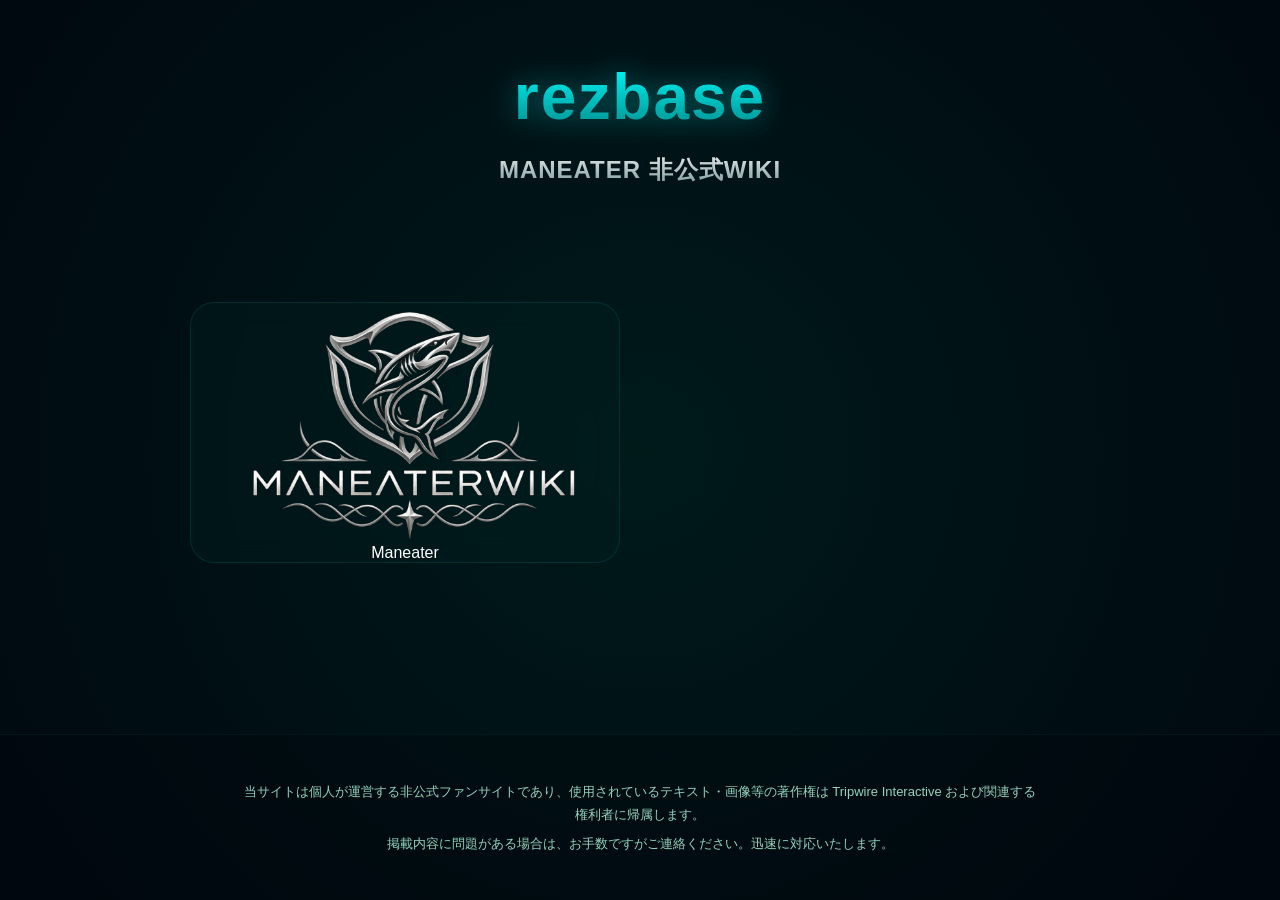
<file: index.html>
<!DOCTYPE html>
<html lang="ja">

<head>
    <meta charset="UTF-8">
    <meta name="viewport" content="width=device-width, initial-scale=1.0">
    <meta http-equiv="Content-Security-Policy" content="default-src 'self'; script-src 'self' https://unpkg.com https://cdn.jsdelivr.net; style-src 'self' 'unsafe-inline' https://unpkg.com https://fonts.googleapis.com; img-src 'self' data: blob: https:; font-src 'self' data: https://fonts.gstatic.com; connect-src 'self' https://ddieubjzcwfrwsleyrkk.supabase.co wss://ddieubjzcwfrwsleyrkk.supabase.co; object-src 'none'; base-uri 'self'; form-action 'self'">
    <title>rezbase</title>
    <link rel="icon" href="images/sameicon.png" type="image/png">
    <link rel="stylesheet" href="fonts.css">
    <link rel="stylesheet" href="style.css">
</head>

<body>
    <!--上部ロゴ-->
    <header class="home-header">
        <div class="home-logo-text">rezbase</div>
        <h1>Maneater 非公式Wiki</h1>
    </header>
    <!--各ゲームへのリンクエリア-->
    <main class="link-grid">
        <a href="maneater.html" class="game-card">
            <img src="images/sameicon.png" alt="Maneater">
            <div class="game-title">Maneater</div>
        </a>

    </main>

    <footer class="site-footer">
        <p>当サイトは個人が運営する非公式ファンサイトであり、使用されているテキスト・画像等の著作権は Tripwire Interactive および関連する権利者に帰属します。</p>
        <p>掲載内容に問題がある場合は、お手数ですがご連絡ください。迅速に対応いたします。</p>
    </footer>
</body>

</html>
</file>
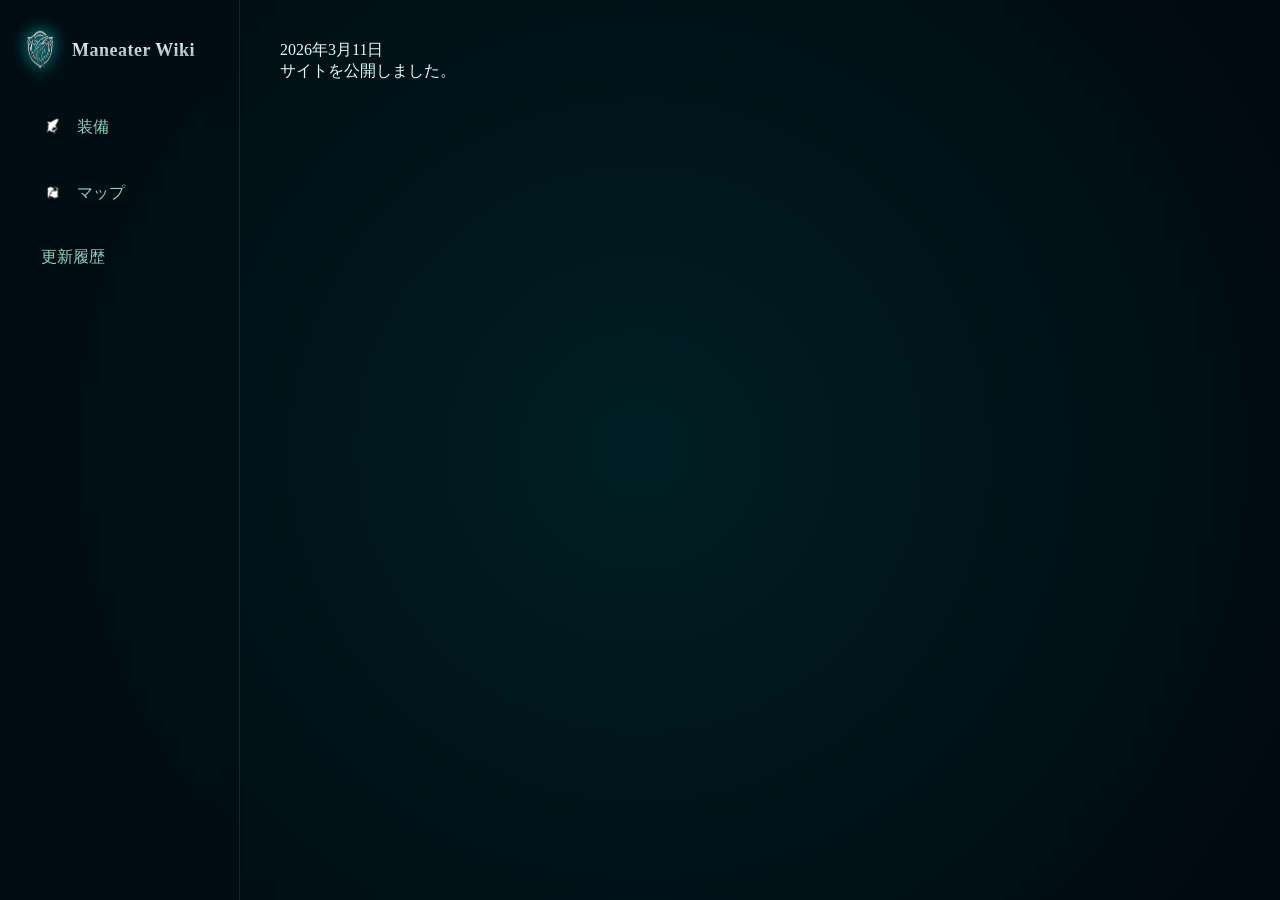
<file: history.html>
<!DOCTYPE html>
<html lang="ja">

<head>
    <meta charset="UTF-8">
    <meta name="viewport" content="width=device-width, initial-scale=1.0">
    <title>更新履歴</title>
    <link rel="stylesheet" href="equipment.css">
    <link rel="sameicontylesheet" href="history.css">
</head>

<body>
    <div class="layout">
        <aside class="sidebar">
            <a href="index.html" class="logo">
                <img src="images/minisameicon.png" alt="Maneater Wiki Logo">
                <span>Maneater Wiki</span>
            </a>
            <nav class="menu">
                <a href="maneater.html" class="menu-item">
                    <img src="images/進化1.png" alt="装備">
                    <span>装備</span>
                </a>
                <a href="map.html" class="menu-item">
                    <img src="images/map1.png" alt="マップ">
                    <span>マップ</span>
                </a>
                <a href="history.html" class="menu-item">
                    <span>更新履歴</span>
                </a>
            </nav>

        </aside>
        <main class="main">
            <div class="history-container">
                <div id="history-list">
                    <!-- JS will render history items here -->
                </div>
            </div>
        </main>
        </div>
    <script src="history.js" defer></script>
</body>

</html>
</file>
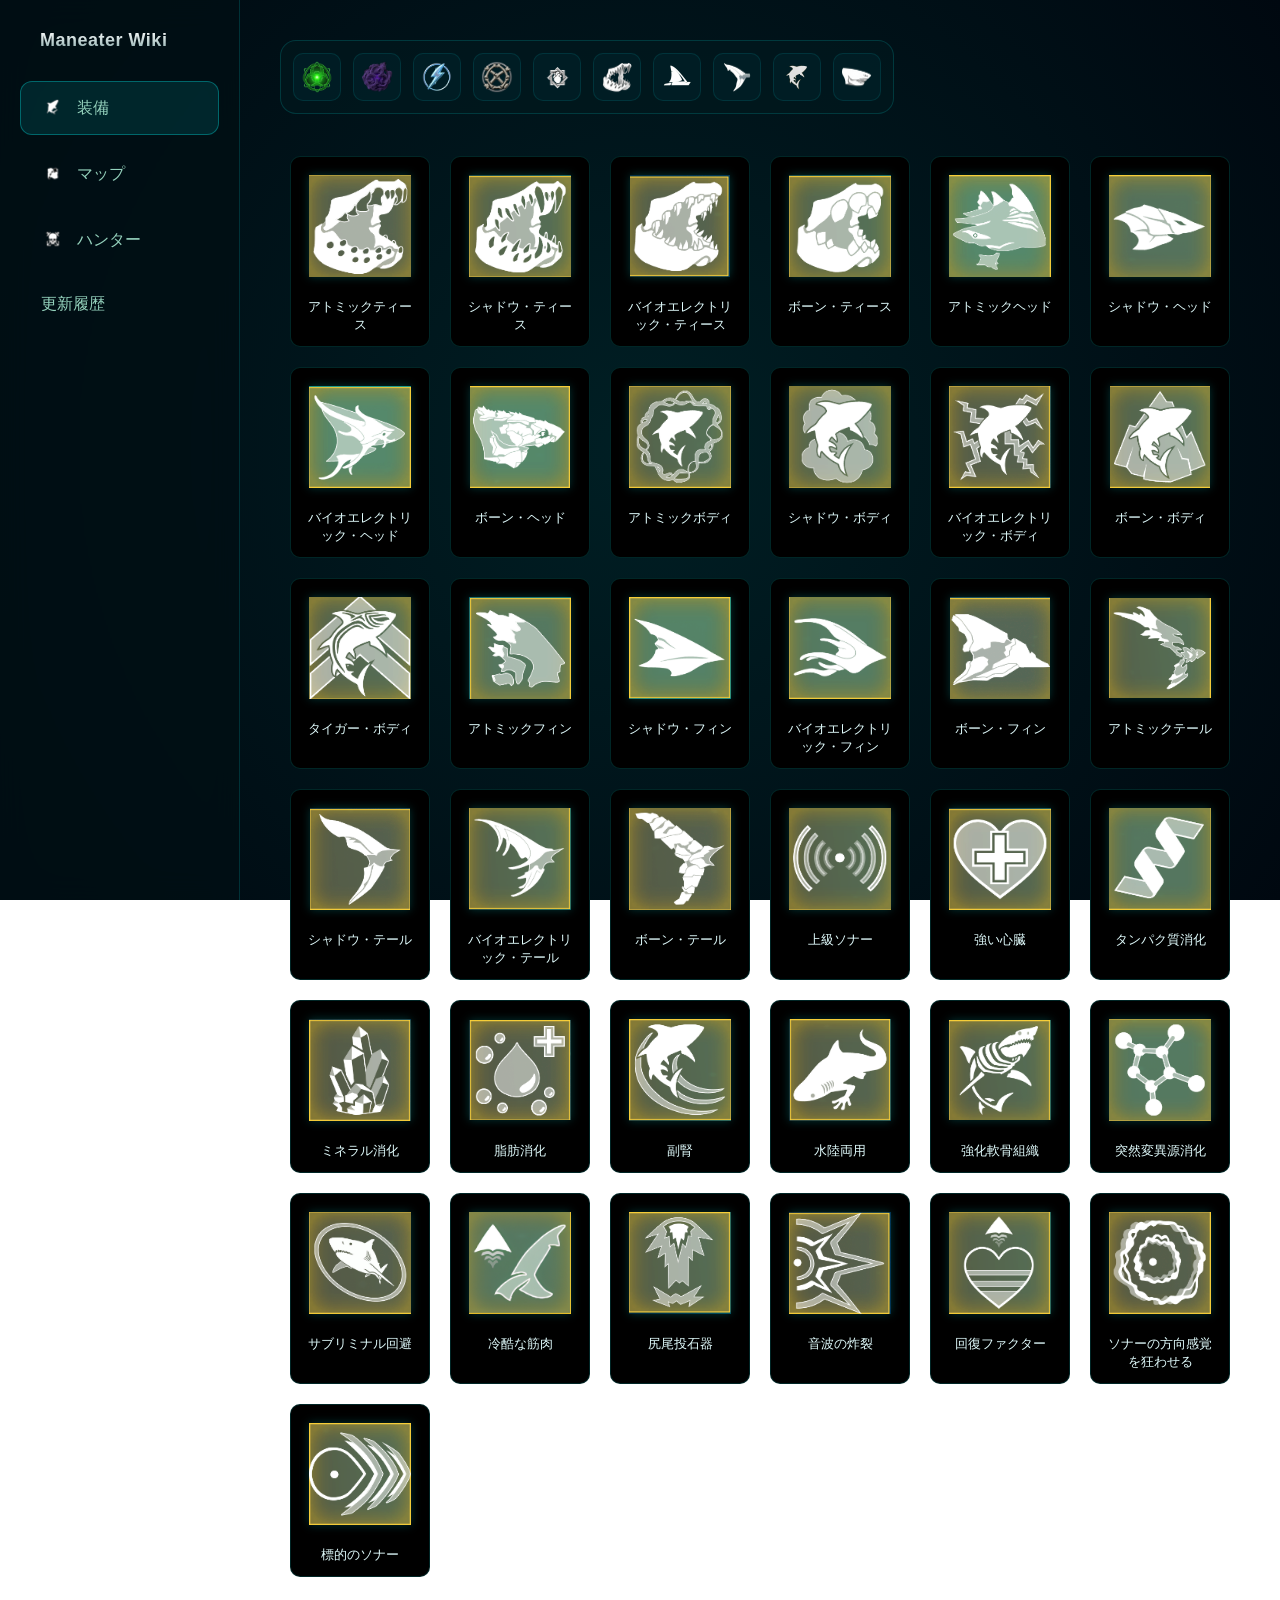
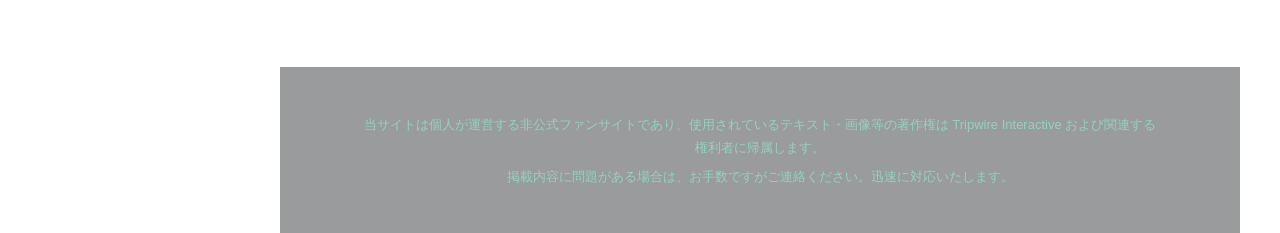
<file: maneater.html>
<!DOCTYPE html>
<html lang="ja">

<head>
    <meta charset="UTF-8">
    <meta name="viewport" content="width=device-width, initial-scale=1.0">
    <meta http-equiv="Content-Security-Policy" content="default-src 'self'; script-src 'self' https://unpkg.com https://cdn.jsdelivr.net; style-src 'self' 'unsafe-inline' https://unpkg.com https://fonts.googleapis.com; img-src 'self' data: blob: https:; font-src 'self' data: https://fonts.gstatic.com; connect-src 'self' https://ddieubjzcwfrwsleyrkk.supabase.co wss://ddieubjzcwfrwsleyrkk.supabase.co; object-src 'none'; base-uri 'self'; form-action 'self'">
    <title>Maneater 装備一覧</title>
    <link rel="stylesheet" href="fonts.css">
    <link rel="stylesheet" href="equipment/equipment.css">
</head>

<body data-site-root-prefix="." data-site-active-page="equipment">
    <div class="layout">
        <div data-site-shell="sidebar"></div>
        <!--メインコンテンツ-->
        <main class="main">
            <button id="main-sidebar-open" class="main-sidebar-toggle" title="メニューを開く">≡</button>
            <button id="main-sidebar-close" class="main-sidebar-close" title="メニューを閉じる">‹</button>
            <button id="equipment-filter-toggle" class="filter-toggle-btn" title="フィルター">
                <img src="images/minisameicon.png" alt="フィルター">
            </button>
            <div id="filter-popover" class="filter-popover hidden">
                <div id="filters">
                    <!--フィルターや検索ボタンを入れる所-->
                    <button class="filter-btn" data-filter="atomic" data-filter-type="element">
                        <img src="images/アトミック.png" alt="アトミック">
                    </button>
                    <button class="filter-btn" data-filter="shadow" data-filter-type="element">
                        <img src="images/シャドウ.png" alt="シャドウ">
                    </button>
                    <button class="filter-btn" data-filter="bioelectric" data-filter-type="element">
                        <img src="images/バイオエレクトリック.png" alt="バイオエレクトリック">
                    </button>
                    <button class="filter-btn" data-filter="bone" data-filter-type="element">
                        <img src="images/ボーン.png" alt="ボーン">
                    </button>
                    <button class="filter-btn" data-filter="organ" data-filter-type="slot">
                        <img src="images/内蔵.png" alt="内蔵">
                    </button>
                    <button class="filter-btn" data-filter="jaw" data-filter-type="slot">
                        <img src="images/あご.png" alt="あご">
                    </button>
                    <button class="filter-btn" data-filter="fin" data-filter-type="slot">
                        <img src="images/ひれ.png" alt="ひれ">
                    </button>
                    <button class="filter-btn" data-filter="tail" data-filter-type="slot">
                        <img src="images/しっぽ.png" alt="しっぽ">
                    </button>
                    <button class="filter-btn" data-filter="body" data-filter-type="slot">
                        <img src="images/からだ.png" alt="からだ">
                    </button>
                    <button class="filter-btn" data-filter="head" data-filter-type="slot">
                        <img src="images/あたま.png" alt="あたま">
                    </button>
                </div>
            </div>
            <div id="equipment-container" class="grid">
                <!-- equipment-data.js から一覧カードを生成 -->
            </div>
            <div data-site-shell="footer"></div>
        </main>
    </div>
    <script src="shared/site-shell.js"></script>
    <script src="equipment/equipment-data.js"></script>
    <script src="equipment/equipment-list.js"></script>
</body>






</html>
</file>
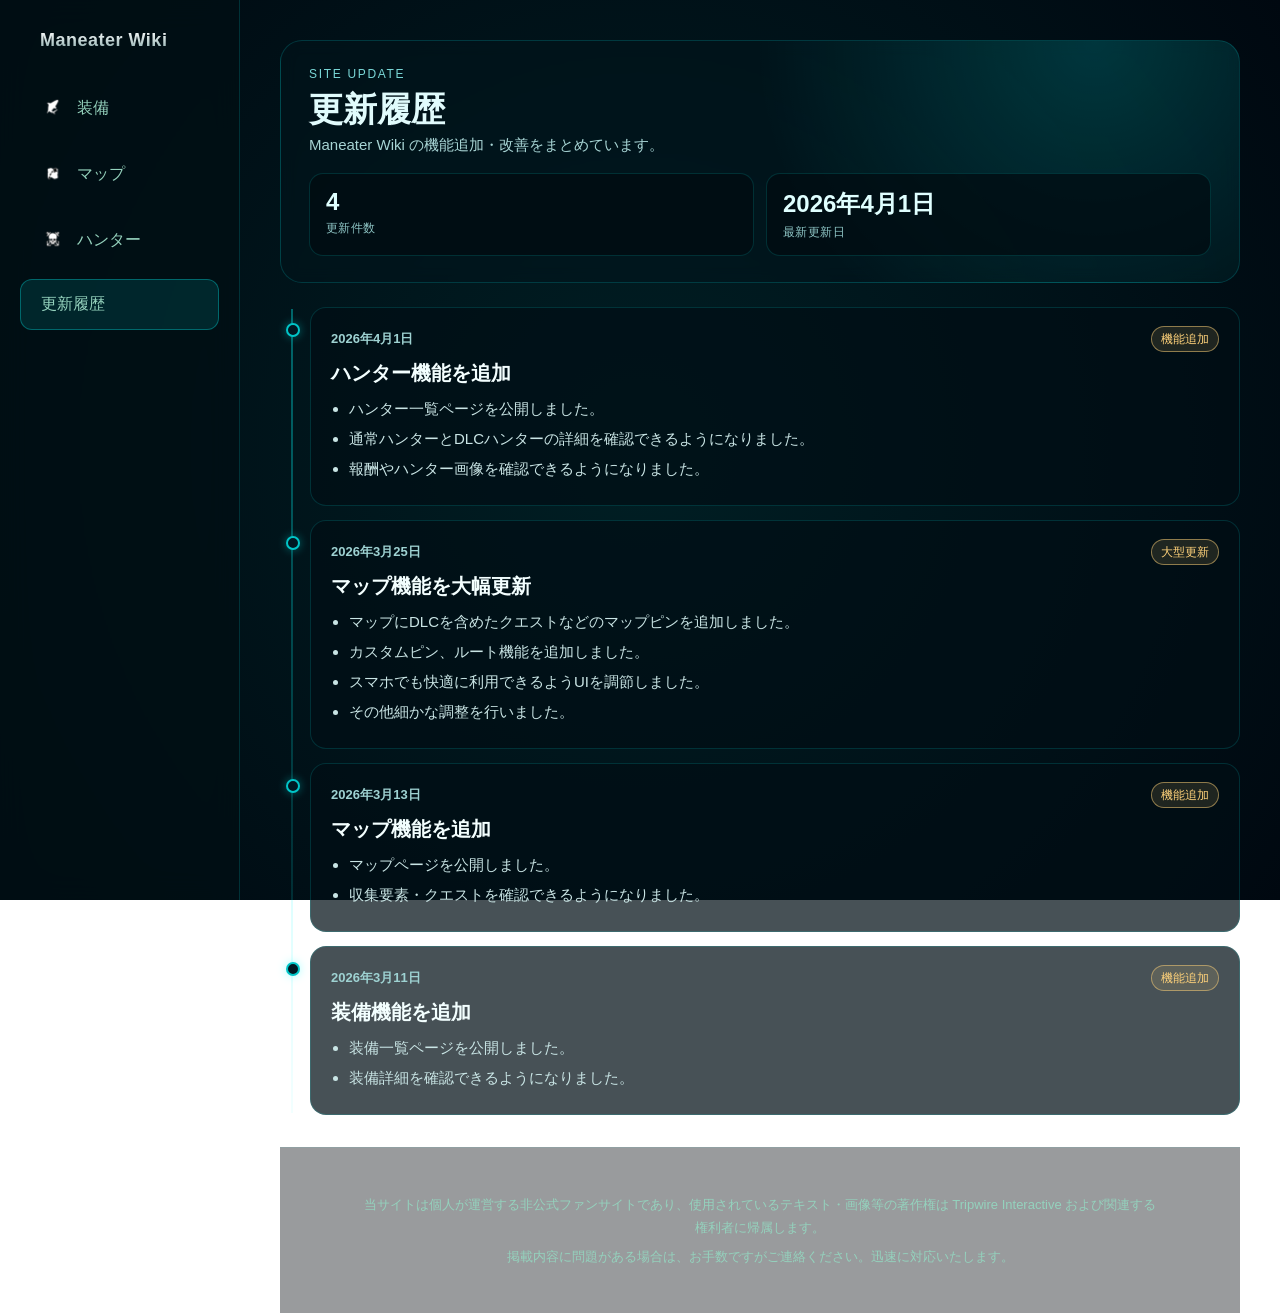
<file: history/history.html>
<!DOCTYPE html>
<html lang="ja">

<head>
    <meta charset="UTF-8">
    <meta name="viewport" content="width=device-width, initial-scale=1.0">
    <meta http-equiv="Content-Security-Policy" content="default-src 'self'; script-src 'self' https://unpkg.com https://cdn.jsdelivr.net; style-src 'self' 'unsafe-inline' https://unpkg.com https://fonts.googleapis.com; img-src 'self' data: blob: https:; font-src 'self' data: https://fonts.gstatic.com; connect-src 'self' https://ddieubjzcwfrwsleyrkk.supabase.co wss://ddieubjzcwfrwsleyrkk.supabase.co; object-src 'none'; base-uri 'self'; form-action 'self'">
    <title>更新履歴</title>
    <link rel="stylesheet" href="../fonts.css">
    <link rel="stylesheet" href="../equipment/equipment.css">
    <link rel="stylesheet" href="history.css">
</head>

<body data-site-root-prefix=".." data-site-active-page="history">
    <div class="layout">
        <div data-site-shell="sidebar"></div>
        <main class="main">
            <button id="main-sidebar-open" class="main-sidebar-toggle" title="メニューを開く">≡</button>
            <button id="main-sidebar-close" class="main-sidebar-close" title="メニューを閉じる">‹</button>
            <div class="history-container">
                <section class="history-hero">
                    <p class="history-eyebrow">Site Update</p>
                    <h1>更新履歴</h1>
                    <p class="history-subtitle">Maneater Wiki の機能追加・改善をまとめています。</p>
                    <div class="history-summary">
                        <div class="history-summary-card">
                            <span class="history-summary-value" id="history-total-count">0</span>
                            <span class="history-summary-label">更新件数</span>
                        </div>
                        <div class="history-summary-card">
                            <span class="history-summary-value" id="history-last-date">-</span>
                            <span class="history-summary-label">最新更新日</span>
                        </div>
                    </div>
                </section>
                <div id="history-list" class="history-timeline"></div>
                <div data-site-shell="footer"></div>
            </div>
        </main>
    </div>
    <script src="../shared/site-shell.js"></script>
    <script src="history.js" defer></script>
</body>

</html>
</file>
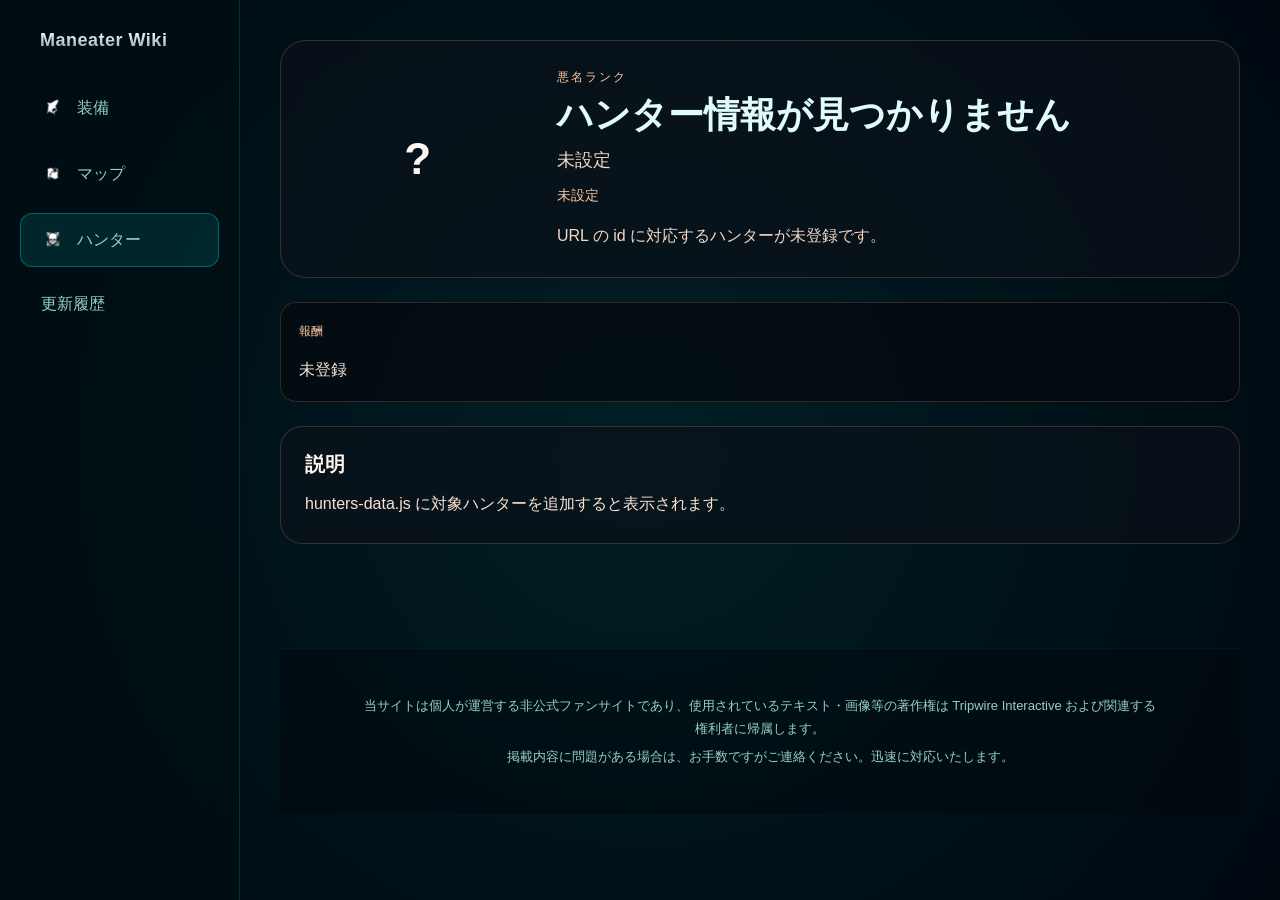
<file: hunters/hunter.html>
<!DOCTYPE html>
<html lang="ja">

<head>
    <meta charset="UTF-8">
    <meta name="viewport" content="width=device-width, initial-scale=1.0">
    <meta http-equiv="Content-Security-Policy" content="default-src 'self'; script-src 'self' https://unpkg.com https://cdn.jsdelivr.net; style-src 'self' 'unsafe-inline' https://unpkg.com https://fonts.googleapis.com; img-src 'self' data: blob: https:; font-src 'self' data: https://fonts.gstatic.com; connect-src 'self' https://ddieubjzcwfrwsleyrkk.supabase.co wss://ddieubjzcwfrwsleyrkk.supabase.co; object-src 'none'; base-uri 'self'; form-action 'self'">
    <title>悪名ランクハンター詳細</title>
    <link rel="stylesheet" href="../fonts.css">
    <link rel="stylesheet" href="../equipment/equipment.css">
    <link rel="stylesheet" href="hunters.css">
</head>

<body data-site-root-prefix=".." data-site-active-page="hunters">
    <div class="layout">
        <div data-site-shell="sidebar"></div>
        <main class="main">
            <button id="main-sidebar-open" class="main-sidebar-toggle" title="メニューを開く">≡</button>
            <button id="main-sidebar-close" class="main-sidebar-close" title="メニューを閉じる">‹</button>

            <div class="hunter-detail-page">
                <section class="hunter-detail-hero">
                    <div class="hunter-emblem-wrap">
                        <div id="hunter-emblem" class="hunter-emblem" aria-hidden="true"></div>
                    </div>
                    <div class="hunter-detail-copy">
                        <p id="hunter-rank-label" class="hunter-rank-label"></p>
                        <h1 id="hunter-name"></h1>
                        <p id="hunter-role" class="hunter-role"></p>
                        <p id="hunter-loadout" class="hunter-loadout-inline"></p>
                        <p id="hunter-summary" class="hunter-summary"></p>
                    </div>
                </section>

                <section class="hunter-meta-panel">
                    <div class="hunter-meta-card">
                        <span class="hunter-meta-label">報酬</span>
                        <div id="hunter-reward" class="hunter-reward-list"></div>
                    </div>
                </section>

                <section class="hunter-sections">
                    <article class="hunter-section-card">
                        <h2>説明</h2>
                        <p id="hunter-overview"></p>
                    </article>
                </section>

                <div data-site-shell="footer"></div>
            </div>
        </main>
    </div>

    <script src="../shared/site-shell.js"></script>
    <script src="hunters-data.js"></script>
    <script src="hunter-detail.js"></script>
    <script src="hunter-layout.js"></script>
</body>

</html>
</file>
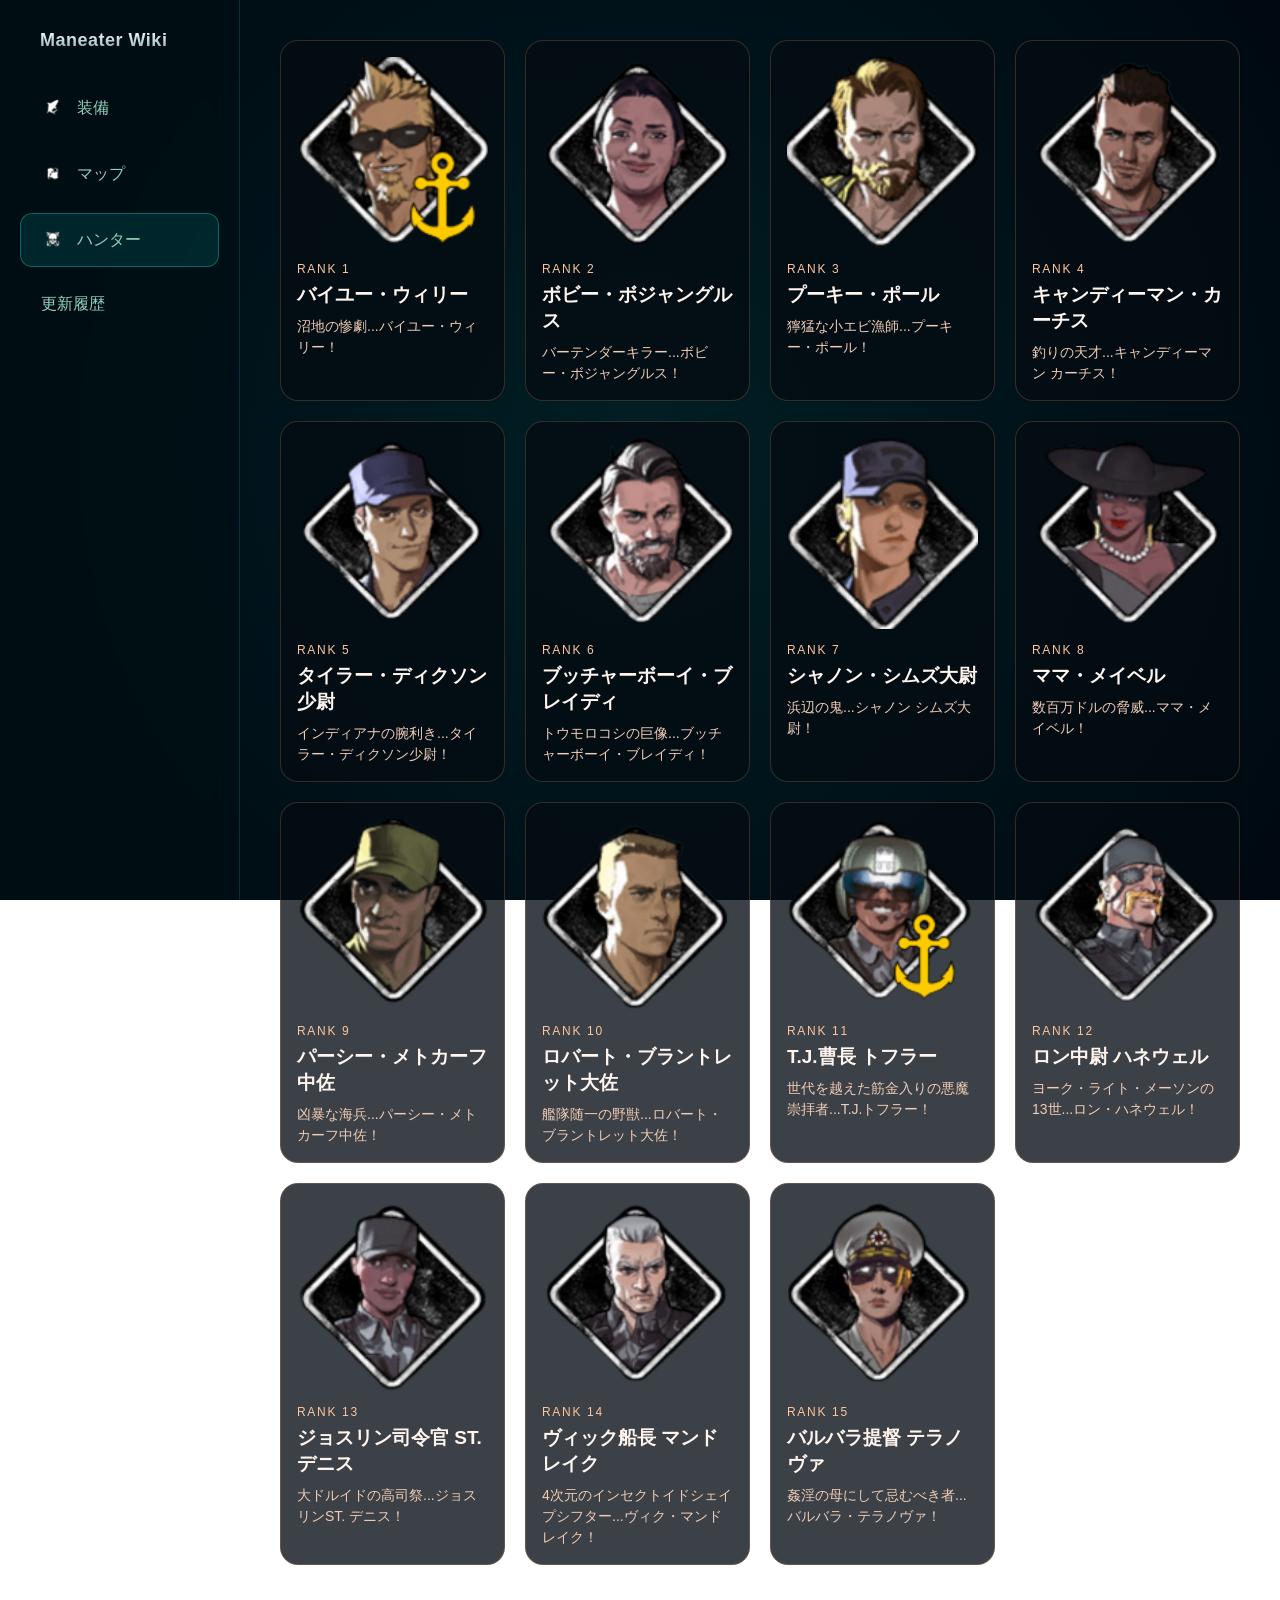
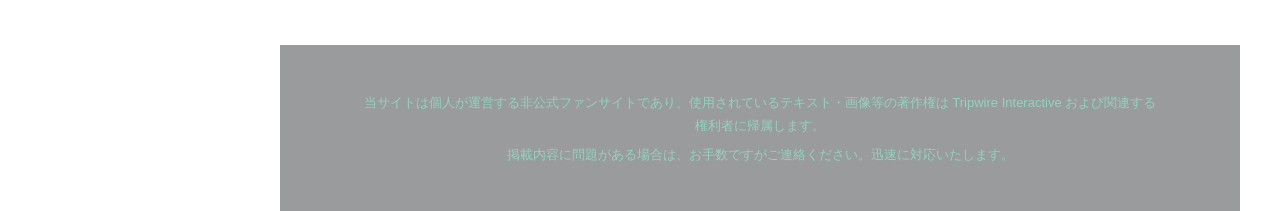
<file: hunters/hunters.html>
<!DOCTYPE html>
<html lang="ja">

<head>
    <meta charset="UTF-8">
    <meta name="viewport" content="width=device-width, initial-scale=1.0">
    <meta http-equiv="Content-Security-Policy" content="default-src 'self'; script-src 'self' https://unpkg.com https://cdn.jsdelivr.net; style-src 'self' 'unsafe-inline' https://unpkg.com https://fonts.googleapis.com; img-src 'self' data: blob: https:; font-src 'self' data: https://fonts.gstatic.com; connect-src 'self' https://ddieubjzcwfrwsleyrkk.supabase.co wss://ddieubjzcwfrwsleyrkk.supabase.co; object-src 'none'; base-uri 'self'; form-action 'self'">
    <title>悪名ランクハンター</title>
    <link rel="stylesheet" href="../fonts.css">
    <link rel="stylesheet" href="../equipment/equipment.css">
    <link rel="stylesheet" href="hunters.css">
</head>

<body data-site-root-prefix=".." data-site-active-page="hunters">
    <div class="layout">
        <div data-site-shell="sidebar"></div>
        <main class="main">
            <button id="main-sidebar-open" class="main-sidebar-toggle" title="メニューを開く">≡</button>
            <button id="main-sidebar-close" class="main-sidebar-close" title="メニューを閉じる">‹</button>

            <div class="hunters-page">
                <section class="hunters-list-section">
                    <div id="hunters-container" class="grid hunters-grid">
                        <!-- hunters-data.js からカードを生成 -->
                    </div>
                </section>

                <div data-site-shell="footer"></div>
            </div>
        </main>
    </div>

    <script src="../shared/site-shell.js"></script>
    <script src="hunters-data.js"></script>
    <script src="hunters-list.js"></script>
    <script src="hunter-layout.js"></script>
</body>

</html>
</file>
<file: fonts.css>
@import url('https://fonts.googleapis.com/css2?family=Inter:wght@400;700&family=Outfit:wght@400;700&display=swap');

:root {
    --font-primary: 'Inter', sans-serif;
    --font-heading: 'Outfit', sans-serif;
}

.site-footer {
    margin-top: 80px;
    padding: 40px 20px;
    background: rgba(0, 5, 10, 0.4);
    border-top: 1px solid rgba(0, 255, 255, 0.05);
    color: #94d2bd;
    font-size: 13px;
    line-height: 1.8;
    text-align: center;
}

.site-footer p {
    margin: 5px 0;
    max-width: 800px;
    margin-left: auto;
    margin-right: auto;
}
</file>
<file: style.css>
body {
    margin: 0;
    font-family: var(--font-primary);
    background: radial-gradient(circle at center, #001a1a 0%, #000810 100%);
    background-attachment: fixed;
    color: #e0fbfc;
    text-align: center;
    overflow-x: hidden;
    display: flex;
    flex-direction: column;
    min-height: 100vh;
}

.site-footer {
    margin-top: auto;
}
.home-header {
    padding: 60px 20px 40px;
}
.home-logo-text {
    font-size: 64px;
    font-weight: 700;
    margin-bottom: 20px;
    font-family: var(--font-heading);
    letter-spacing: 2px;
    background: linear-gradient(180deg, #00ffff 0%, #008888 100%);
    -webkit-background-clip: text;
    background-clip: text;
    -webkit-text-fill-color: transparent;
    filter: drop-shadow(0 0 15px rgba(0, 255, 255, 0.4));
}
.home-header h1 {
    font-family: var(--font-heading);
    font-size: 24px;
    font-weight: 700;
    letter-spacing: 1px;
    text-transform: uppercase;
    background: linear-gradient(180deg, #ffffff 0%, #88aaaa 100%);
    -webkit-background-clip: text;
    background-clip: text;
    -webkit-text-fill-color: transparent;
    opacity: 0.9;
}
.link-grid {
    display: grid;
    grid-template-columns: repeat(2, 1fr);
    gap: 40px;
    max-width: 900px;
    margin: 40px auto;
    padding: 20px;
}
.game-card {
    background: rgba(0, 30, 30, 0.4);
    backdrop-filter: blur(12px);
    border: 1px solid rgba(0, 255, 255, 0.1);
    border-radius: 24px;
    overflow: hidden;
    text-decoration: none;
    color: white;
    transition: all 0.4s cubic-bezier(0.175, 0.885, 0.32, 1.275);
    position: relative;
}
.game-card:hover {
    transform: translateY(-10px) scale(1.02);
    border-color: rgba(0, 255, 255, 0.5);
    box-shadow: 0 10px 30px rgba(0, 255, 255, 0.2);
}
.game-card img {
    width: 100%;
    aspect-ratio: 16 / 9;
    object-fit: cover;
    display: block;
    transition: transform 0.4s ease;
}
.game-card:hover img {
    transform: scale(1.05);
}

@media (max-width: 900px) {
    .home-header {
        padding: 48px 16px 32px;
    }

    .home-logo-text {
        font-size: 48px;
    }

    .home-header h1 {
        font-size: 20px;
    }

    .link-grid {
        gap: 28px;
        padding: 16px;
    }
}

@media (max-width: 700px) {
    .home-logo-text {
        font-size: 40px;
    }

    .link-grid {
        grid-template-columns: 1fr;
        gap: 22px;
        max-width: 540px;
    }

    .game-card {
        border-radius: 18px;
    }
}

@media (max-width: 480px) {
    .home-header {
        padding: 36px 14px 24px;
    }

    .home-logo-text {
        font-size: 34px;
        letter-spacing: 1px;
    }

    .home-header h1 {
        font-size: 18px;
        letter-spacing: 0.6px;
    }

    .link-grid {
        gap: 18px;
    }
}
</file>
<file: equipment.css>
:root {
    --bg-deep: #000810;
    --bg-ocean: radial-gradient(circle at center, #001f24 0%, #000810 100%);
    --glass-bg: rgba(0, 25, 30, 0.6);
    --glass-border: rgba(0, 255, 255, 0.15);
    --accent-glow: #00ffff;
    --text-primary: #e0fbfc;
    --text-secondary: #94d2bd;
    --accent-atomic: #39ff14;
    --accent-shadow: #bc13fe;
    --accent-electric: #00d2ff;
    --accent-bone: #ffffff;
}

.layout {
    display: flex;
    height: 100vh;
}

body {
    margin: 0;
    background: var(--bg-ocean);
    background-attachment: fixed;
    color: var(--text-primary);
    font-family: var(--font-primary);
    overflow-x: hidden;
}

.sidebar {
    position: fixed;
    top: 0;
    left: 0;
    width: 240px;
    height: 100vh;
    background: rgba(0, 15, 20, 0.8);
    backdrop-filter: blur(15px);
    border-right: 1px solid var(--glass-border);
    padding: 30px 20px;
    box-sizing: border-box;
    display: flex;
    flex-direction: column;
    gap: 30px;
    z-index: 100;
}

.logo {
    display: flex;
    align-items: center;
    gap: 12px;
    text-decoration: none;
}

.logo img {
    width: 40px;
    height: 40px;
    filter: drop-shadow(0 0 8px var(--accent-glow));
}

.logo span {
    font-family: var(--font-heading);
    font-size: 18px;
    font-weight: 700;
    letter-spacing: 0.5px;
    background: linear-gradient(180deg, #ffffff 0%, #88aaaa 100%);
    -webkit-background-clip: text;
    background-clip: text;
    -webkit-text-fill-color: transparent;
}

.menu {
    display: flex;
    flex-direction: column;
    gap: 12px;
}

.menu-item {
    display: flex;
    align-items: center;
    gap: 12px;
    padding: 14px 20px;
    border-radius: 12px;
    text-decoration: none;
    color: var(--text-secondary);
    transition: all 0.3s ease;
    border: 1px solid transparent;
}

.menu-item:hover {
    background: rgba(0, 255, 255, 0.05);
    color: var(--text-primary);
    border-color: rgba(0, 255, 255, 0.2);
    box-shadow: 0 0 15px rgba(0, 255, 255, 0.1);
}

.menu-item.active {
    background: rgba(0, 255, 255, 0.1);
    border-color: rgba(0, 255, 255, 0.3);
}

.menu-item img {
    width: 24px;
    height: 24px;
}

#filters {
    display: flex;
    flex-wrap: wrap;
    gap: 12px;
    margin-bottom: 30px;
    padding: 10px;
    background: var(--glass-bg);
    border-radius: 16px;
    border: 1px solid var(--glass-border);
}

.filter-btn {
    width: 48px;
    height: 48px;
    padding: 0;
    border: 1px solid rgba(0, 255, 255, 0.1);
    background: rgba(0, 40, 50, 0.4);
    border-radius: 10px;
    cursor: pointer;
    transition: all 0.2s ease;
    display: flex;
    align-items: center;
    justify-content: center;
}

.filter-btn:hover,
.filter-btn.active {
    transform: translateY(-2px);
    border-color: var(--accent-glow);
    box-shadow: 0 0 15px rgba(0, 255, 255, 0.3);
    background: rgba(0, 255, 255, 0.1);
}

.filter-btn img {
    width: 32px;
    height: 32px;
}

.grid {
    display: grid;
    grid-template-columns: repeat(auto-fill, minmax(140px, 1fr));
    gap: 20px;
    padding: 10px;
}

.equipment-card {
    background: var(--glass-bg);
    backdrop-filter: blur(8px);
    border: 1px solid var(--glass-border);
    border-radius: 16px;
    padding: 12px;
    text-decoration: none;
    transition: all 0.3s cubic-bezier(0.175, 0.885, 0.32, 1.275);
    overflow: hidden;
}

.equipment-card:hover {
    transform: translateY(-5px);
    border-color: var(--accent-glow);
    box-shadow: 0 8px 25px rgba(0, 255, 255, 0.15);
}

.equipment-img-wrapper {
    width: 100%;
    aspect-ratio: 1/1;
    display: flex;
    align-items: center;
    justify-content: center;
    margin-bottom: 10px;
}

.equipment-img {
    max-width: 90%;
    max-height: 90%;
    object-fit: contain;
    filter: drop-shadow(0 0 5px rgba(0, 255, 255, 0.2));
}

.equipment-name {
    font-family: var(--font-heading);
    font-size: 13px;
    font-weight: 500;
    color: var(--text-primary);
    text-align: center;
    padding-top: 5px;
}

.main {
    margin-left: 240px;
    padding: 40px;
    width: calc(100% - 240px);
    box-sizing: border-box;
}

/* Detail Page Specific Styling */
.equipment-top {
    display: flex;
    gap: 40px;
    align-items: center;
    margin-bottom: 40px;
}

#equipment-splash {
    width: 300px;
    height: 300px;
    object-fit: contain;
    filter: drop-shadow(0 0 20px rgba(0, 255, 255, 0.3));
}

.equipment-right h1 {
    font-family: var(--font-heading);
    font-size: 42px;
    margin: 0 0 15px 0;
    letter-spacing: -0.5px;
}

.equipment-right p {
    margin: 10px 0;
    color: var(--text-secondary);
    font-size: 18px;
}

#detail-description {
    margin-top: 20px;
    font-size: 19px;
    line-height: 1.7;
    color: var(--text-primary);
    max-width: 700px;
}

.section-material-tier {
    display: flex;
    gap: 40px;
    margin-bottom: 40px;
    padding: 30px;
    background: rgba(0, 30, 40, 0.4);
    backdrop-filter: blur(10px);
    border-radius: 24px;
    border: 1px solid var(--glass-border);
    justify-content: flex-start;
    width: fit-content;
}

.material-box-wrapper {
    flex: 0 1 auto;
    display: flex;
    flex-direction: column;
    gap: 30px;
    min-width: 380px;
}

.material-container h3 {
    font-family: var(--font-heading);
    margin: 0 0 15px 0;
    font-size: 16px;
    text-transform: uppercase;
    letter-spacing: 1px;
    color: var(--accent-glow);
}

.material-box {
    display: flex;
    flex-wrap: wrap;
    gap: 15px;
    width: fit-content;
}

.mat-item {
    display: flex;
    flex-direction: column;
    align-items: center;
    justify-content: center;
    width: 75px;
    height: 95px;
    background: rgba(0, 0, 0, 0.2);
    border: 1px solid rgba(0, 255, 255, 0.1);
    border-radius: 16px;
    transition: all 0.2s ease;
}

.mat-item:hover {
    border-color: var(--accent-glow);
    background: rgba(0, 255, 255, 0.05);
}

.mat-item img {
    width: 40px;
    height: 40px;
    margin-bottom: 8px;
}

.mat-item span {
    font-size: 13px;
    font-weight: 700;
}

.tier-box {
    flex: 0 1 350px;
    min-width: 300px;
    display: flex;
    flex-direction: column;
    justify-content: center;
    padding-left: 40px;
    border-left: 1px solid rgba(255, 255, 255, 0.05);
}

.tier-box h2 {
    font-family: var(--font-heading);
    margin: 0 0 20px 0;
    font-size: 14px;
    text-transform: uppercase;
}

#tier-slider {
    width: 100%;
    margin-bottom: 15px;
}

#tier-label {
    font-family: var(--font-heading);
    font-size: 24px;
    color: var(--accent-glow);
}

.section-effects {
    display: grid;
    grid-template-columns: 1fr 1fr;
    gap: 40px;
}

.section-effects section,
#section-ability {
    flex: 1;
    background: rgba(0, 30, 40, 0.4);
    backdrop-filter: blur(10px);
    padding: 30px;
    border-radius: 24px;
    border: 1px solid var(--glass-border);
}

#section-ability {
    margin-top: 0;
}

.section-effects h2,
#section-ability h2 {
    font-family: var(--font-heading);
    margin: 0 0 20px 0;
    font-size: 20px;
    text-transform: uppercase;
    letter-spacing: 1px;
    color: var(--accent-glow);
    border-bottom: 1px solid rgba(255, 255, 255, 0.05);
    padding-bottom: 12px;
}

.section-effects p,
#section-ability p {
    line-height: 1.8;
    color: var(--text-primary);
    font-size: 18px;
}

/* Custom coloring for elements if needed */
[data-element="atomic"] {
    --glow: var(--accent-atomic);
}

[data-element="shadow"] {
    --glow: var(--accent-shadow);
}

[data-element="bioelectric"] {
    --glow: var(--accent-electric);
}

[data-element="bone"] {
    --glow: var(--accent-bone);
}

.equipment-card[data-element]:hover {
    border-color: var(--glow);
    box-shadow: 0 8px 30px rgba(var(--glow-rgb), 0.2);
}
</file>
<file: history.css>
.history-container {
    max-width: 900px;
    margin: 60px auto;
    width: 100%;
}

.history-item {
    background: #0D0D0D;
    border: 1px solid #ffffff;
    border-radius: 14px;
    padding: 20px 24px;
    margin-bottom: 25px;
}

.history-date {
    font-size: 18px;
    font-weight: bold;
    margin-bottom: 12px;
    text-align: left;
    color: #b9b9b9;
}

.history-content {
    font-size: 16px;
    line-height: 1.7;
    text-align: left;
    color: #ffffff;
}
</file>
<file: equipment/equipment.css>
:root {
    --bg-deep: #000810;
    --bg-ocean: radial-gradient(circle at center, #001f24 0%, #000810 100%);
    --glass-bg: rgba(0, 25, 30, 0.6);
    --glass-border: rgba(0, 255, 255, 0.15);
    --accent-glow: #00ffff;
    --text-primary: #e0fbfc;
    --text-secondary: #94d2bd;
    --accent-atomic: #39ff14;
    --accent-shadow: #bc13fe;
    --accent-electric: #00d2ff;
    --accent-bone: #ffffff;
}

.layout {
    display: flex;
    height: 100vh;
}

body {
    margin: 0;
    background: var(--bg-ocean);
    background-attachment: fixed;
    color: var(--text-primary);
    font-family: var(--font-primary);
    overflow-x: hidden;
}

.sidebar {
    position: fixed;
    top: 0;
    left: 0;
    width: 240px;
    height: 100vh;
    background: rgba(0, 15, 20, 0.8);
    backdrop-filter: blur(15px);
    border-right: 1px solid var(--glass-border);
    padding: 30px 20px;
    box-sizing: border-box;
    display: flex;
    flex-direction: column;
    gap: 30px;
    z-index: 1000;
}

.sidebar-backdrop {
    position: fixed;
    inset: 0;
    background: rgba(0, 0, 0, 0.55);
    backdrop-filter: blur(2px);
    z-index: 90;
}

.sidebar-backdrop.hidden {
    display: none;
}

.sidebar.collapsed {
    transform: translateX(-260px);
    opacity: 0;
    visibility: hidden;
}

.main-sidebar-toggle,
.main-sidebar-close {
    position: fixed;
    top: 16px;
    left: 16px;
    width: 38px;
    height: 38px;
    border-radius: 10px;
    border: 1px solid var(--glass-border);
    background: rgba(0, 15, 20, 0.85);
    color: var(--text-primary);
    cursor: pointer;
    display: flex;
    align-items: center;
    justify-content: center;
    font-size: 18px;
    z-index: 200;
    box-shadow: 0 8px 18px rgba(0,0,0,0.35);
}

.main-sidebar-close {
    left: 240px;
}

.main-sidebar-close-inner {
    position: absolute;
    top: 14px;
    right: 14px;
    width: 32px;
    height: 32px;
    border-radius: 10px;
    border: 1px solid var(--glass-border);
    background: rgba(0, 15, 20, 0.85);
    color: var(--text-primary);
    cursor: pointer;
    display: none;
    align-items: center;
    justify-content: center;
    font-size: 18px;
    z-index: 110;
}

@media (min-width: 901px) {
    .main-sidebar-toggle,
    .main-sidebar-close {
        display: none;
    }
}

@media (max-width: 900px) {
    .sidebar {
        box-shadow: 0 12px 30px rgba(0,0,0,0.45);
        border-right: 1px solid rgba(0, 255, 255, 0.2);
        transform: translateX(-260px);
        opacity: 0;
        visibility: hidden;
        transition: transform 0.25s ease, opacity 0.25s ease;
    }

    body:not(.sidebar-collapsed) .sidebar {
        transform: translateX(0);
        opacity: 1;
        visibility: visible;
    }

    .main-sidebar-close-inner {
        display: flex;
    }

    body.sidebar-collapsed .main-sidebar-toggle {
        display: flex;
    }

    body.sidebar-collapsed .main-sidebar-close {
        display: none;
    }

    body:not(.sidebar-collapsed) .main-sidebar-toggle {
        display: none;
    }

    body:not(.sidebar-collapsed) .main-sidebar-close {
        display: flex;
    }

    body.sidebar-collapsed .sidebar {
        transform: translateX(-260px);
        opacity: 0;
        visibility: hidden;
    }

    body.sidebar-collapsed .main {
        margin-left: 0;
        width: 100%;
    }
}

.logo {
    display: flex;
    align-items: center;
    gap: 12px;
    text-decoration: none;
    padding-left: 20px;
}

.logo img {
    height: 40px;
    width: auto;
    flex-shrink: 0;
    object-fit: contain;
    filter: drop-shadow(0 0 8px var(--accent-glow));
}

.logo span {
    font-family: var(--font-heading);
    font-size: 18px;
    font-weight: 700;
    letter-spacing: 0.5px;
    background: linear-gradient(180deg, #ffffff 0%, #88aaaa 100%);
    -webkit-background-clip: text;
    background-clip: text;
    -webkit-text-fill-color: transparent;
}

.menu {
    display: flex;
    flex-direction: column;
    gap: 12px;
}

.menu-item {
    display: flex;
    align-items: center;
    gap: 12px;
    padding: 14px 20px;
    border-radius: 12px;
    text-decoration: none;
    color: var(--text-secondary);
    transition: all 0.3s ease;
    border: 1px solid transparent;
}

.menu-item:hover {
    background: rgba(0, 255, 255, 0.05);
    color: var(--text-primary);
    border-color: rgba(0, 255, 255, 0.2);
    box-shadow: 0 0 15px rgba(0, 255, 255, 0.1);
}

.menu-item.active {
    background: rgba(0, 255, 255, 0.1);
    border-color: rgba(0, 255, 255, 0.3);
}

.menu-item img {
    width: 24px;
    height: 24px;
}

#filters {
    display: flex;
    flex-wrap: wrap;
    gap: 12px;
    margin-bottom: 30px;
    padding: 10px;
    background: var(--glass-bg);
    border-radius: 16px;
    border: 1px solid var(--glass-border);
}

.filter-toggle-btn {
    position: fixed;
    top: 16px;
    right: 16px;
    width: 44px;
    height: 44px;
    border-radius: 12px;
    border: 1px solid var(--glass-border);
    background: rgba(0, 15, 20, 0.85);
    color: var(--text-primary);
    cursor: pointer;
    display: flex;
    align-items: center;
    justify-content: center;
    z-index: 200;
    box-shadow: 0 8px 18px rgba(0,0,0,0.35);
}

.filter-toggle-btn img {
    width: 22px;
    height: 22px;
    object-fit: contain;
}

.filter-popover {
    position: fixed;
    top: 72px;
    right: 16px;
    width: min(320px, 90vw);
    background: rgba(0, 15, 20, 0.92);
    border: 1px solid var(--glass-border);
    border-radius: 16px;
    padding: 14px;
    box-shadow: 0 16px 28px rgba(0,0,0,0.45);
    z-index: 210;
}

.filter-popover.hidden {
    display: none;
}

@media (min-width: 901px) {
    .filter-toggle-btn {
        display: none;
    }

    .filter-popover,
    .filter-popover.hidden {
        position: static;
        top: auto;
        right: auto;
        width: auto;
        display: block;
        background: transparent;
        border: none;
        border-radius: 0;
        padding: 0;
        box-shadow: none;
        z-index: auto;
    }

    #filters {
        width: fit-content;
        max-width: 100%;
        padding: 12px;
        margin-bottom: 32px;
    }
}

.filter-btn {
    width: 48px;
    height: 48px;
    padding: 0;
    border: 1px solid rgba(0, 255, 255, 0.1);
    background: rgba(0, 40, 50, 0.4);
    border-radius: 10px;
    cursor: pointer;
    transition: all 0.2s ease;
    display: flex;
    align-items: center;
    justify-content: center;
}

.filter-btn:hover,
.filter-btn.active {
    transform: translateY(-2px);
    border-color: var(--accent-glow);
    box-shadow: 0 0 15px rgba(0, 255, 255, 0.3);
    background: rgba(0, 255, 255, 0.1);
}

.filter-btn img {
    width: 32px;
    height: 32px;
}

.grid {
    display: grid;
    grid-template-columns: repeat(auto-fill, minmax(140px, 1fr));
    gap: 20px;
    padding: 10px;
}

.equipment-card {
    background: var(--glass-bg);
    backdrop-filter: blur(8px);
    border: 1px solid var(--glass-border);
    border-radius: 16px;
    padding: 12px;
    text-decoration: none;
    transition: all 0.3s cubic-bezier(0.175, 0.885, 0.32, 1.275);
    overflow: hidden;
}

.equipment-card:hover {
    transform: translateY(-5px);
    border-color: var(--accent-glow);
    box-shadow: 0 8px 25px rgba(0, 255, 255, 0.15);
}

.equipment-img-wrapper {
    width: 100%;
    aspect-ratio: 1/1;
    display: flex;
    align-items: center;
    justify-content: center;
    margin-bottom: 10px;
}

.equipment-img {
    max-width: 90%;
    max-height: 90%;
    object-fit: contain;
    filter: drop-shadow(0 0 5px rgba(0, 255, 255, 0.2));
}

.equipment-name {
    font-family: var(--font-heading);
    font-size: 13px;
    font-weight: 500;
    color: var(--text-primary);
    text-align: center;
    padding-top: 5px;
}

.main {
    margin-left: 240px;
    padding: 40px;
    width: calc(100% - 240px);
    box-sizing: border-box;
}

/* Detail Page Specific Styling */
.equipment-top {
    display: flex;
    gap: 40px;
    align-items: flex-start;
    margin-bottom: 40px;
}

#equipment-splash {
    width: 300px;
    height: 300px;
    object-fit: contain;
    filter: drop-shadow(0 0 20px rgba(0, 255, 255, 0.3));
}

.equipment-right h1 {
    font-family: var(--font-heading);
    font-size: 42px;
    margin: 0 0 15px 0;
    letter-spacing: -0.5px;
}

.equipment-right p {
    margin: 10px 0;
    color: var(--text-secondary);
    font-size: 18px;
}

#detail-description {
    margin-top: 20px;
    font-size: 19px;
    line-height: 1.7;
    color: var(--text-primary);
    max-width: 700px;
}

/* Highlight variable numbers in abilities */
.highlight {
    color: #ff9900;
    font-weight: bold;
}

.section-material-tier {
    display: flex;
    flex-wrap: wrap;
    gap: 40px;
    margin-bottom: 40px;
    padding: 30px;
    background: rgba(0, 30, 40, 0.4);
    backdrop-filter: blur(10px);
    border-radius: 24px;
    border: 1px solid var(--glass-border);
    justify-content: flex-start;
    width: 100%;
    box-sizing: border-box;
}

.material-box-wrapper {
    flex: 1 1 auto;
    display: flex;
    flex-direction: row;
    flex-wrap: wrap;
    gap: 40px;
}

.material-container h3 {
    font-family: var(--font-heading);
    margin: 0 0 15px 0;
    font-size: 16px;
    text-transform: uppercase;
    letter-spacing: 1px;
    color: var(--accent-glow);
}

.material-box {
    display: flex;
    flex-wrap: wrap;
    gap: 15px;
    width: fit-content;
}

.mat-item {
    display: flex;
    flex-direction: column;
    align-items: center;
    justify-content: center;
    width: 75px;
    height: 95px;
    background: rgba(0, 0, 0, 0.2);
    border: 1px solid rgba(0, 255, 255, 0.1);
    border-radius: 16px;
    transition: all 0.2s ease;
}

.mat-item:hover {
    border-color: var(--accent-glow);
    background: rgba(0, 255, 255, 0.05);
}

.mat-item img {
    width: 40px;
    height: 40px;
    margin-bottom: 8px;
}

.mat-item span {
    font-size: 13px;
    font-weight: 700;
}

.tier-box {
    flex: 0 1 350px;
    min-width: 300px;
    display: flex;
    flex-direction: column;
    justify-content: center;
    padding-left: 40px;
    border-left: 1px solid rgba(255, 255, 255, 0.05);
}

.tier-box h2 {
    font-family: var(--font-heading);
    margin: 0 0 20px 0;
    font-size: 14px;
    text-transform: uppercase;
}

#tier-slider {
    width: 100%;
    margin-bottom: 15px;
}

#tier-label {
    font-family: var(--font-heading);
    font-size: 24px;
    color: var(--accent-glow);
}

.section-effects {
    display: grid;
    grid-template-columns: 1fr 1fr;
    gap: 40px;
}

.section-effects section,
#section-ability {
    flex: 1;
    background: rgba(0, 30, 40, 0.4);
    backdrop-filter: blur(10px);
    padding: 30px;
    border-radius: 24px;
    border: 1px solid var(--glass-border);
}

#section-ability {
    margin-top: 0;
}

.section-effects h2,
#section-ability h2 {
    font-family: var(--font-heading);
    margin: 0 0 20px 0;
    font-size: 20px;
    text-transform: uppercase;
    letter-spacing: 1px;
    color: var(--accent-glow);
    border-bottom: 1px solid rgba(255, 255, 255, 0.05);
    padding-bottom: 12px;
}

.section-effects p,
#section-ability p {
    line-height: 1.8;
    color: var(--text-primary);
    font-size: 18px;
}

/* Custom coloring for elements if needed */
[data-element="atomic"] {
    --glow: var(--accent-atomic);
}

[data-element="shadow"] {
    --glow: var(--accent-shadow);
}

[data-element="bioelectric"] {
    --glow: var(--accent-electric);
}

[data-element="bone"] {
    --glow: var(--accent-bone);
}

.equipment-card[data-element]:hover {
    border-color: var(--glow);
    box-shadow: 0 8px 30px rgba(var(--glow-rgb), 0.2);
}

@media (max-width: 900px) {
    .main {
        padding: 28px;
    }

    #filters {
        margin-bottom: 0;
        padding: 0;
        background: transparent;
        border: none;
        border-radius: 0;
    }

    .equipment-top {
        flex-direction: column;
        align-items: center;
        gap: 24px;
    }

    #equipment-splash {
        width: 220px;
        height: 220px;
    }

    .equipment-right h1 {
        font-size: 32px;
        text-align: center;
    }

    .equipment-right p {
        font-size: 16px;
        text-align: center;
    }

    #detail-description {
        font-size: 16px;
        line-height: 1.6;
        max-width: 100%;
        text-align: left;
    }

    .section-material-tier {
        padding: 22px;
        gap: 24px;
    }

    .material-box-wrapper {
        gap: 24px;
    }

    .tier-box {
        flex: 1 1 100%;
        min-width: auto;
        padding-left: 0;
        border-left: none;
        border-top: 1px solid rgba(255, 255, 255, 0.06);
        padding-top: 20px;
    }

    #tier-label {
        font-size: 20px;
    }

    .section-effects {
        grid-template-columns: 1fr;
        gap: 24px;
    }

    .section-effects section,
    #section-ability {
        padding: 22px;
    }
}

@media (max-width: 600px) {
    .main {
        padding: 20px;
    }

    #equipment-splash {
        width: 180px;
        height: 180px;
    }

    .equipment-right h1 {
        font-size: 26px;
    }

    .equipment-right p {
        font-size: 14px;
    }

    #detail-description {
        font-size: 15px;
    }

    .mat-item {
        width: 64px;
        height: 82px;
        border-radius: 14px;
    }

    .mat-item img {
        width: 32px;
        height: 32px;
    }

    .section-effects h2,
    #section-ability h2 {
        font-size: 16px;
    }

    .section-effects p,
    #section-ability p {
        font-size: 15px;
    }
}
</file>
<file: history/history.css>
.history-container {
    max-width: 980px;
    margin: 0 auto;
    width: 100%;
    display: flex;
    flex-direction: column;
    gap: 24px;
}

.history-hero {
    padding: 26px 28px;
    border-radius: 22px;
    border: 1px solid rgba(0, 255, 255, 0.16);
    background:
        radial-gradient(circle at 85% 0%, rgba(0, 255, 255, 0.16), rgba(0, 255, 255, 0) 40%),
        rgba(0, 20, 28, 0.55);
    backdrop-filter: blur(8px);
}

.history-eyebrow {
    margin: 0;
    color: #79d7d7;
    font-size: 12px;
    letter-spacing: 0.14em;
    text-transform: uppercase;
}

.history-hero h1 {
    margin: 8px 0 6px;
    font-size: 34px;
    line-height: 1.2;
}

.history-subtitle {
    margin: 0;
    color: #a7d5d5;
    font-size: 15px;
}

.history-summary {
    margin-top: 18px;
    display: grid;
    grid-template-columns: repeat(2, minmax(0, 1fr));
    gap: 12px;
}

.history-summary-card {
    background: rgba(0, 12, 18, 0.75);
    border: 1px solid rgba(0, 255, 255, 0.14);
    border-radius: 14px;
    padding: 14px 16px;
    display: flex;
    flex-direction: column;
    gap: 4px;
}

.history-summary-value {
    font-size: 24px;
    color: #dfffff;
    font-weight: 700;
}

.history-summary-label {
    font-size: 12px;
    color: #8dc5c5;
    letter-spacing: 0.04em;
}

.history-timeline {
    position: relative;
    display: flex;
    flex-direction: column;
    gap: 14px;
    padding-left: 30px;
}

.history-timeline::before {
    content: "";
    position: absolute;
    left: 11px;
    top: 2px;
    bottom: 2px;
    width: 2px;
    background: linear-gradient(180deg, rgba(0, 255, 255, 0.35), rgba(0, 255, 255, 0.05));
}

.history-item {
    position: relative;
}

.history-item::before {
    content: "";
    position: absolute;
    left: -24px;
    top: 16px;
    width: 10px;
    height: 10px;
    border-radius: 50%;
    border: 2px solid rgba(0, 255, 255, 0.75);
    background: #001822;
    box-shadow: 0 0 10px rgba(0, 255, 255, 0.35);
}

.history-card {
    border: 1px solid rgba(0, 255, 255, 0.14);
    border-radius: 16px;
    padding: 18px 20px;
    background: rgba(0, 14, 22, 0.72);
}

.history-meta {
    display: flex;
    align-items: center;
    justify-content: space-between;
    gap: 12px;
    margin-bottom: 8px;
}

.history-date {
    color: #9ed2d2;
    font-weight: 600;
    font-size: 13px;
}

.history-tag {
    border: 1px solid rgba(255, 210, 120, 0.5);
    color: #ffd27a;
    background: rgba(255, 210, 120, 0.12);
    border-radius: 999px;
    font-size: 12px;
    line-height: 1;
    padding: 6px 9px;
    white-space: nowrap;
}

.history-title {
    margin: 0 0 10px;
    font-size: 20px;
    color: #f3ffff;
}

.history-content {
    margin: 0;
    color: #c9e5e5;
    line-height: 1.7;
    font-size: 15px;
}

.history-points {
    margin: 0;
    padding-left: 18px;
    color: #c9e5e5;
}

.history-points li {
    margin-bottom: 6px;
    line-height: 1.6;
    font-size: 15px;
}

.site-footer {
    margin-top: 8px;
}

@media (max-width: 900px) {
    .history-container {
        margin-top: 46px;
    }

    .history-hero {
        padding: 20px;
    }

    .history-hero h1 {
        font-size: 28px;
    }

    .history-summary-value {
        font-size: 20px;
    }
}

@media (max-width: 600px) {
    .history-container {
        gap: 16px;
        margin-top: 54px;
    }

    .history-summary {
        grid-template-columns: 1fr;
    }

    .history-timeline {
        padding-left: 22px;
    }

    .history-timeline::before {
        left: 7px;
    }

    .history-item::before {
        left: -16px;
    }

    .history-card {
        padding: 16px;
    }

    .history-meta {
        flex-direction: column;
        align-items: flex-start;
        gap: 8px;
    }

    .history-title {
        font-size: 18px;
    }
}
</file>
<file: hunters/hunters.css>
:root {
    --hunter-accent: #ff8a3d;
    --hunter-accent-soft: rgba(255, 138, 61, 0.18);
    --hunter-panel: rgba(10, 18, 26, 0.76);
    --hunter-border: rgba(255, 168, 104, 0.2);
}

.hunters-page,
.hunter-detail-page {
    max-width: 1120px;
    margin: 0 auto;
    width: 100%;
}

.hunters-page {
    display: flex;
    flex-direction: column;
    gap: 0;
}

.hunters-eyebrow,
.hunter-rank-label {
    margin: 0;
    color: #ffc59e;
    font-size: 12px;
    letter-spacing: 0.16em;
    text-transform: uppercase;
}

.hunters-hero h1,
.hunter-detail-copy h1 {
    margin: 8px 0 10px;
    font-size: 36px;
    line-height: 1.15;
}

.hunters-subtitle,
.hunter-role,
.hunter-loadout-inline,
.hunter-summary {
    margin: 0;
    color: #f3d8c6;
    line-height: 1.7;
}

.hunters-summary-card,
.hunter-meta-card {
    background: rgba(5, 10, 15, 0.75);
    border: 1px solid rgba(255, 168, 104, 0.18);
    border-radius: 16px;
    padding: 16px 18px;
}

.hunters-summary-value {
    display: block;
    font-size: 24px;
    color: #fff4ec;
    font-weight: 700;
}

.hunters-summary-label,
.hunter-meta-label {
    display: block;
    margin-top: 4px;
    font-size: 12px;
    color: #ffc59e;
}

.hunter-detail-hero,
.hunter-section-card {
    border: 1px solid var(--hunter-border);
    background: var(--hunter-panel);
    backdrop-filter: blur(10px);
}

.hunters-grid {
    padding: 0;
    grid-template-columns: repeat(auto-fill, minmax(180px, 1fr));
}

.hunter-card {
    display: block;
    padding: 16px;
    border-radius: 18px;
    border: 1px solid var(--hunter-border);
    background: rgba(5, 12, 18, 0.78);
    text-decoration: none;
    transition: transform 0.25s ease, border-color 0.25s ease, box-shadow 0.25s ease;
}

.hunter-card:hover {
    transform: translateY(-5px);
    border-color: rgba(255, 168, 104, 0.45);
    box-shadow: 0 14px 30px rgba(0, 0, 0, 0.28);
}

.hunter-card-icon {
    width: 100%;
    aspect-ratio: 1 / 1;
    border-radius: 18px;
    display: grid;
    place-items: center;
    overflow: hidden;
    background: transparent;
    box-shadow: none;
}

.hunter-card-image {
    width: 100%;
    height: 100%;
    object-fit: cover;
    display: block;
}

.hunter-card-badge,
.hunter-emblem {
    display: grid;
    place-items: center;
    border-radius: 50%;
    color: #fff7f2;
    font-family: var(--font-heading);
    font-weight: 700;
    letter-spacing: 0.06em;
    text-transform: uppercase;
    background: #8f3d0d;
    box-shadow: 0 10px 22px rgba(255, 138, 61, 0.28);
}

.hunter-card-badge {
    width: 86px;
    height: 86px;
    font-size: 24px;
}

.hunter-card-rank {
    margin: 14px 0 6px;
    font-size: 12px;
    letter-spacing: 0.14em;
    text-transform: uppercase;
    color: #ffc59e;
}

.hunter-card-name {
    margin: 0;
    color: #fff5ee;
    font-size: 19px;
}

.hunter-card-role {
    margin: 8px 0 0;
    color: #f1ccb7;
    font-size: 14px;
    line-height: 1.5;
}

.hunter-detail-page {
    display: flex;
    flex-direction: column;
    gap: 24px;
}

.hunter-detail-hero {
    border-radius: 26px;
    padding: 28px;
    display: grid;
    grid-template-columns: 220px minmax(0, 1fr);
    gap: 28px;
    align-items: center;
}

.hunter-emblem-wrap {
    display: flex;
    justify-content: center;
}

.hunter-emblem {
    width: 180px;
    height: 180px;
    font-size: 44px;
    overflow: hidden;
    background: transparent;
    box-shadow: none;
}

.hunter-detail-image {
    width: 100%;
    height: 100%;
    object-fit: cover;
    display: block;
}

.hunter-role {
    font-size: 18px;
}

.hunter-summary {
    margin-top: 14px;
    font-size: 16px;
}

.hunter-loadout-inline {
    margin-top: 8px;
    font-size: 14px;
    color: #ffc59e;
}

.hunter-meta-panel {
    display: grid;
    grid-template-columns: minmax(0, 1fr);
    gap: 0;
}

.hunter-meta-card p,
.hunter-section-card p {
    margin: 8px 0 0;
    color: #f8e2d4;
    line-height: 1.8;
}

.hunter-reward-list {
    margin-top: 8px;
    display: flex;
    flex-direction: row;
    flex-wrap: wrap;
    gap: 10px;
}

.hunter-reward-item {
    display: flex;
    align-items: center;
    gap: 12px;
    padding: 10px 12px;
    border-radius: 14px;
    background: rgba(255, 255, 255, 0.03);
    border: 1px solid rgba(255, 168, 104, 0.12);
    min-width: 160px;
}

.hunter-reward-image {
    width: 40px;
    height: 40px;
    object-fit: contain;
    flex-shrink: 0;
}

.hunter-reward-copy {
    display: flex;
    flex-direction: column;
    gap: 2px;
}

.hunter-reward-name,
.hunter-reward-amount,
.hunter-reward-text {
    color: #f8e2d4;
}

.hunter-reward-name {
    font-size: 14px;
}

.hunter-reward-amount {
    font-size: 13px;
    color: #ffc59e;
}

.hunter-reward-text {
    margin: 0;
    line-height: 1.8;
}

.hunter-sections {
    display: grid;
    grid-template-columns: 1fr;
    gap: 18px;
}

.hunter-section-card {
    border-radius: 22px;
    padding: 24px;
}

.hunter-section-card h2 {
    margin: 0 0 12px;
    color: #fff5ee;
    font-size: 20px;
}

.hunter-empty {
    margin: 0;
    padding: 28px;
    border-radius: 20px;
    border: 1px dashed rgba(255, 168, 104, 0.28);
    color: #ffdcc6;
    text-align: center;
    background: rgba(10, 16, 22, 0.6);
}

@media (max-width: 900px) {
    .hunters-page,
    .hunter-detail-page {
        margin-top: 48px;
    }

    .hunter-detail-hero,
    .hunter-section-card {
        padding: 22px;
    }

    .hunter-detail-hero {
        grid-template-columns: 1fr;
        text-align: center;
    }

    .hunter-meta-panel,
    .hunter-sections {
        grid-template-columns: 1fr;
    }

    .hunter-emblem {
        width: 144px;
        height: 144px;
        font-size: 36px;
    }
}

@media (max-width: 600px) {
    .hunters-hero h1,
    .hunter-detail-copy h1 {
        font-size: 28px;
    }

    .hunters-grid {
        grid-template-columns: 1fr 1fr;
        gap: 14px;
    }

    .hunter-card {
        padding: 14px;
    }

    .hunter-card-badge {
        width: 70px;
        height: 70px;
        font-size: 20px;
    }
}
</file>
